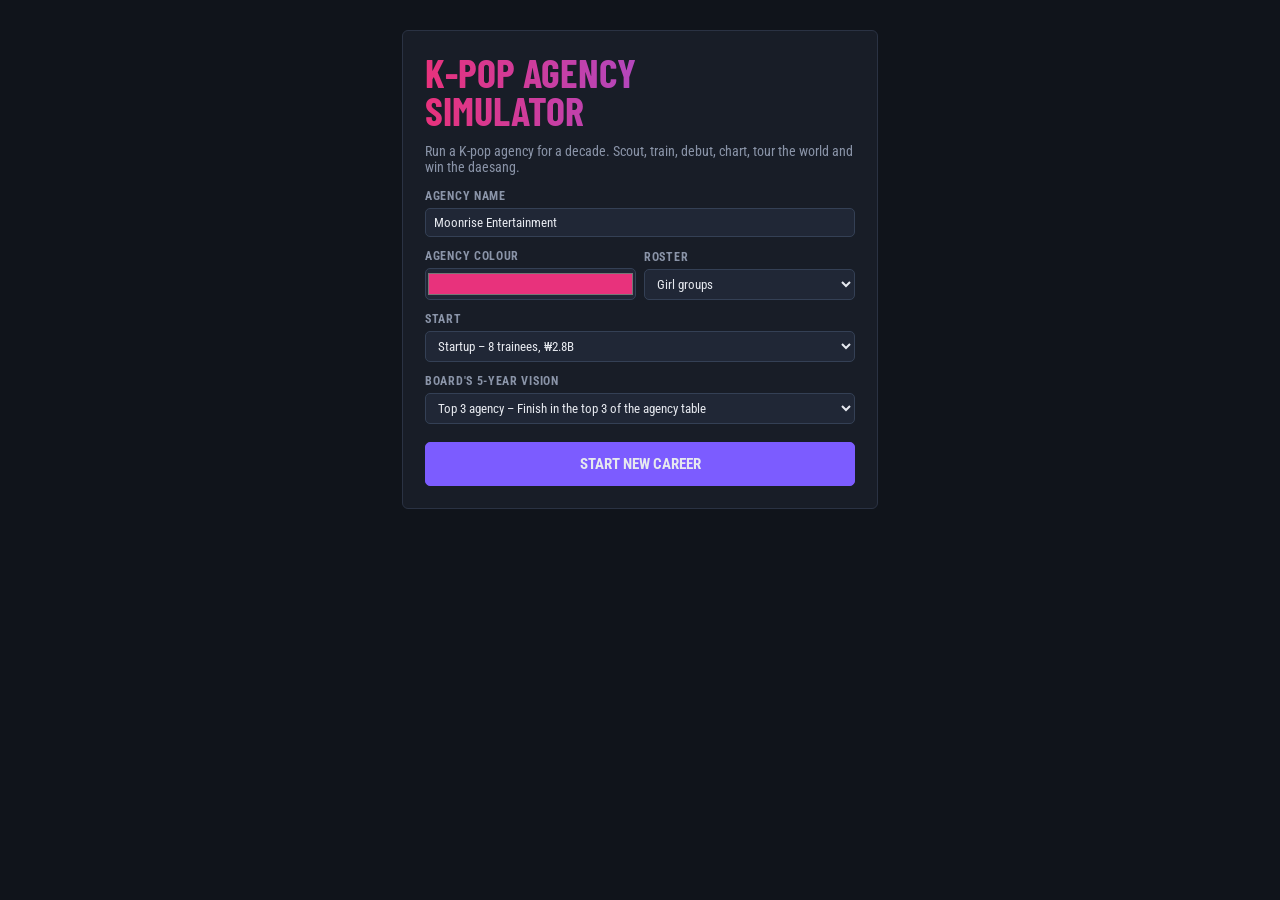
<file: index.html>
<!DOCTYPE html>
<html lang="en">
<head>
<meta charset="utf-8">
<meta name="viewport" content="width=device-width,initial-scale=1">
<title>K-Pop Agency Simulator</title>
<link href="https://fonts.googleapis.com/css2?family=Barlow+Condensed:wght@500;600;700&family=Roboto+Condensed:wght@400;500;700&display=swap" rel="stylesheet">
<link rel="stylesheet" href="style.css">
</head>
<body>
<div id="app"></div>
<div id="modal" class="modal hidden" onclick="if(event.target===this&&!modalLock)closeModal()"><div class="mbox" id="mbox"></div></div>
<div id="find" class="find hidden" onclick="if(event.target===this)closeFind()"><div class="fb"><input id="findq" placeholder="Find idols, groups, screens…" oninput="renderFind(this.value)" onkeydown="if(event.key==='Enter'){const f=document.querySelector('#findr .fi[onclick]');if(f)f.click()}"><div class="fr" id="findr"></div></div></div>
<script src="data.js"></script>
<script src="sim.js"></script>
<script src="actions.js"></script>
<script src="views1.js"></script>
<script src="views2.js"></script>
<script src="views3.js"></script>
<script src="editor.js"></script>
<script src="inbox.js"></script>
<script src="life.js"></script>
<script src="staff.js"></script>
<script>const sv0=load();if(sv0&&sv0.v===3){S=sv0;render()}else renderSetup();</script>
</body>
</html>
</file>
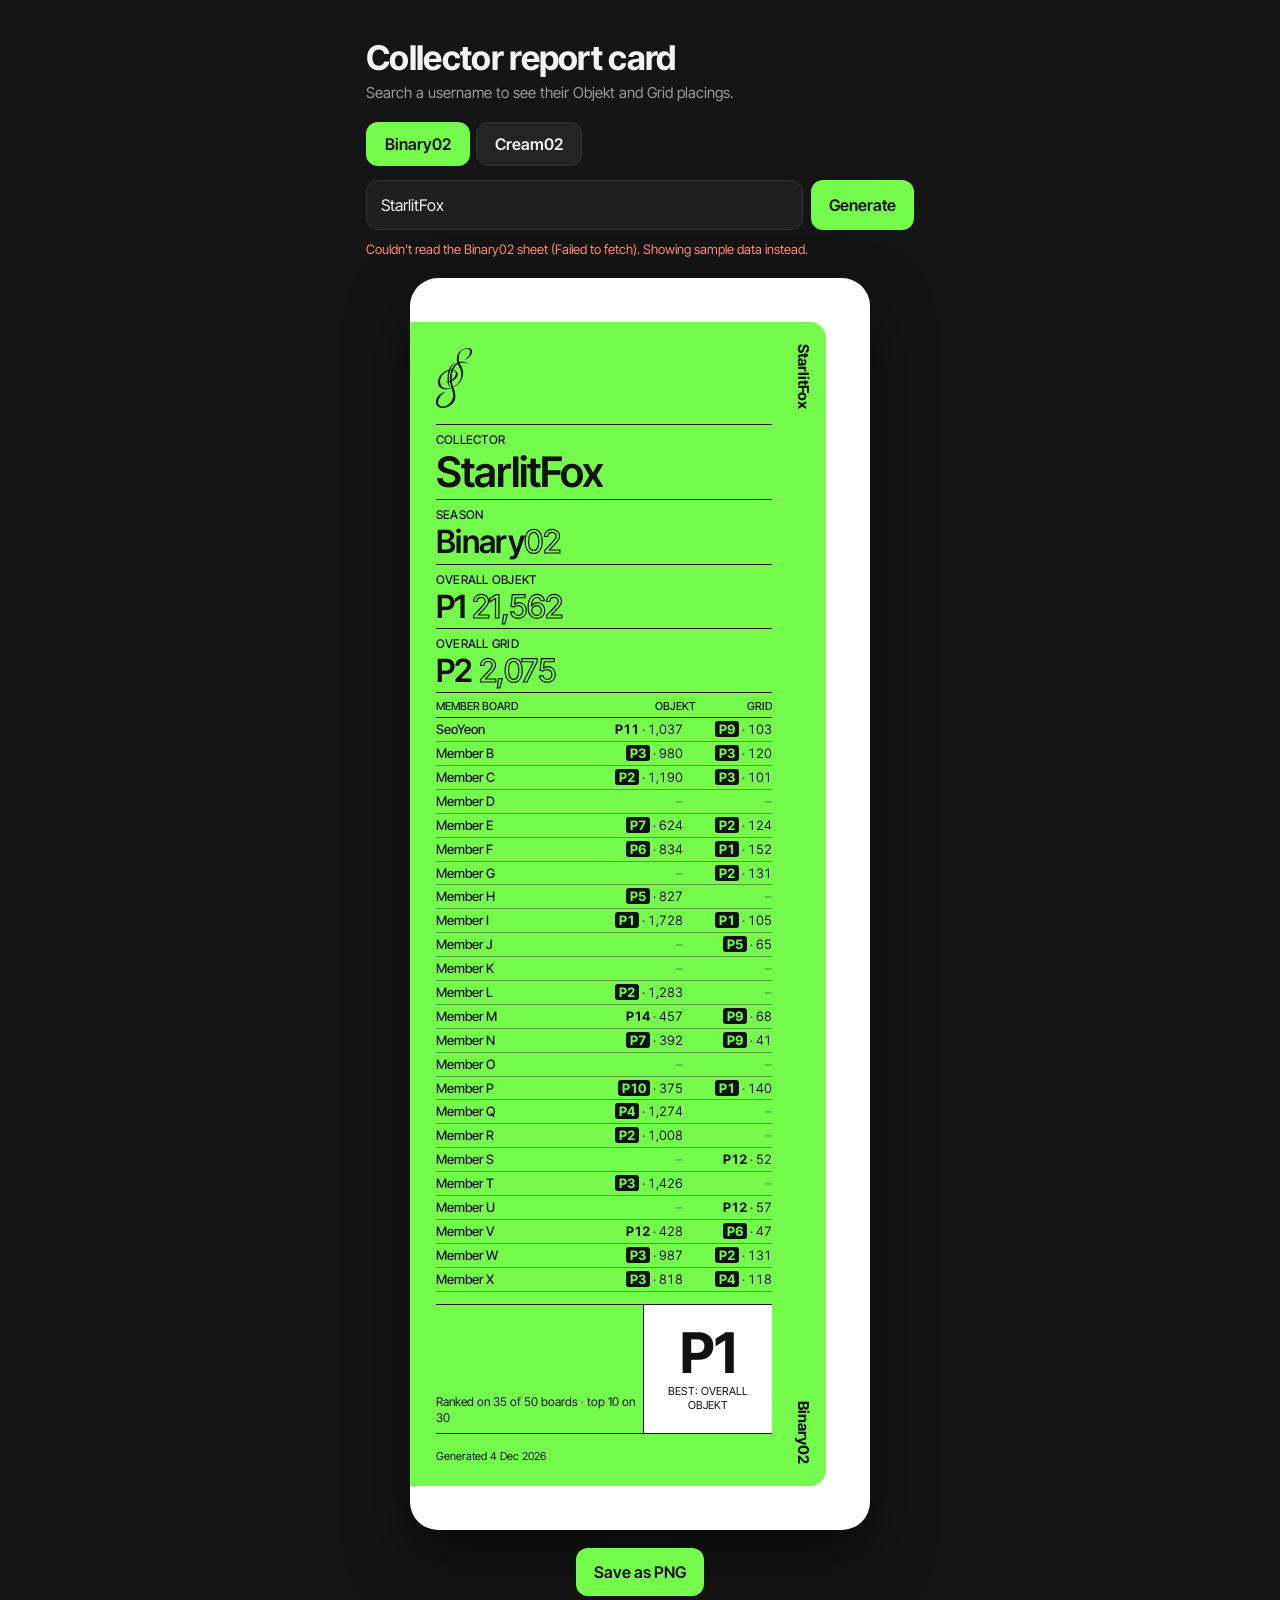
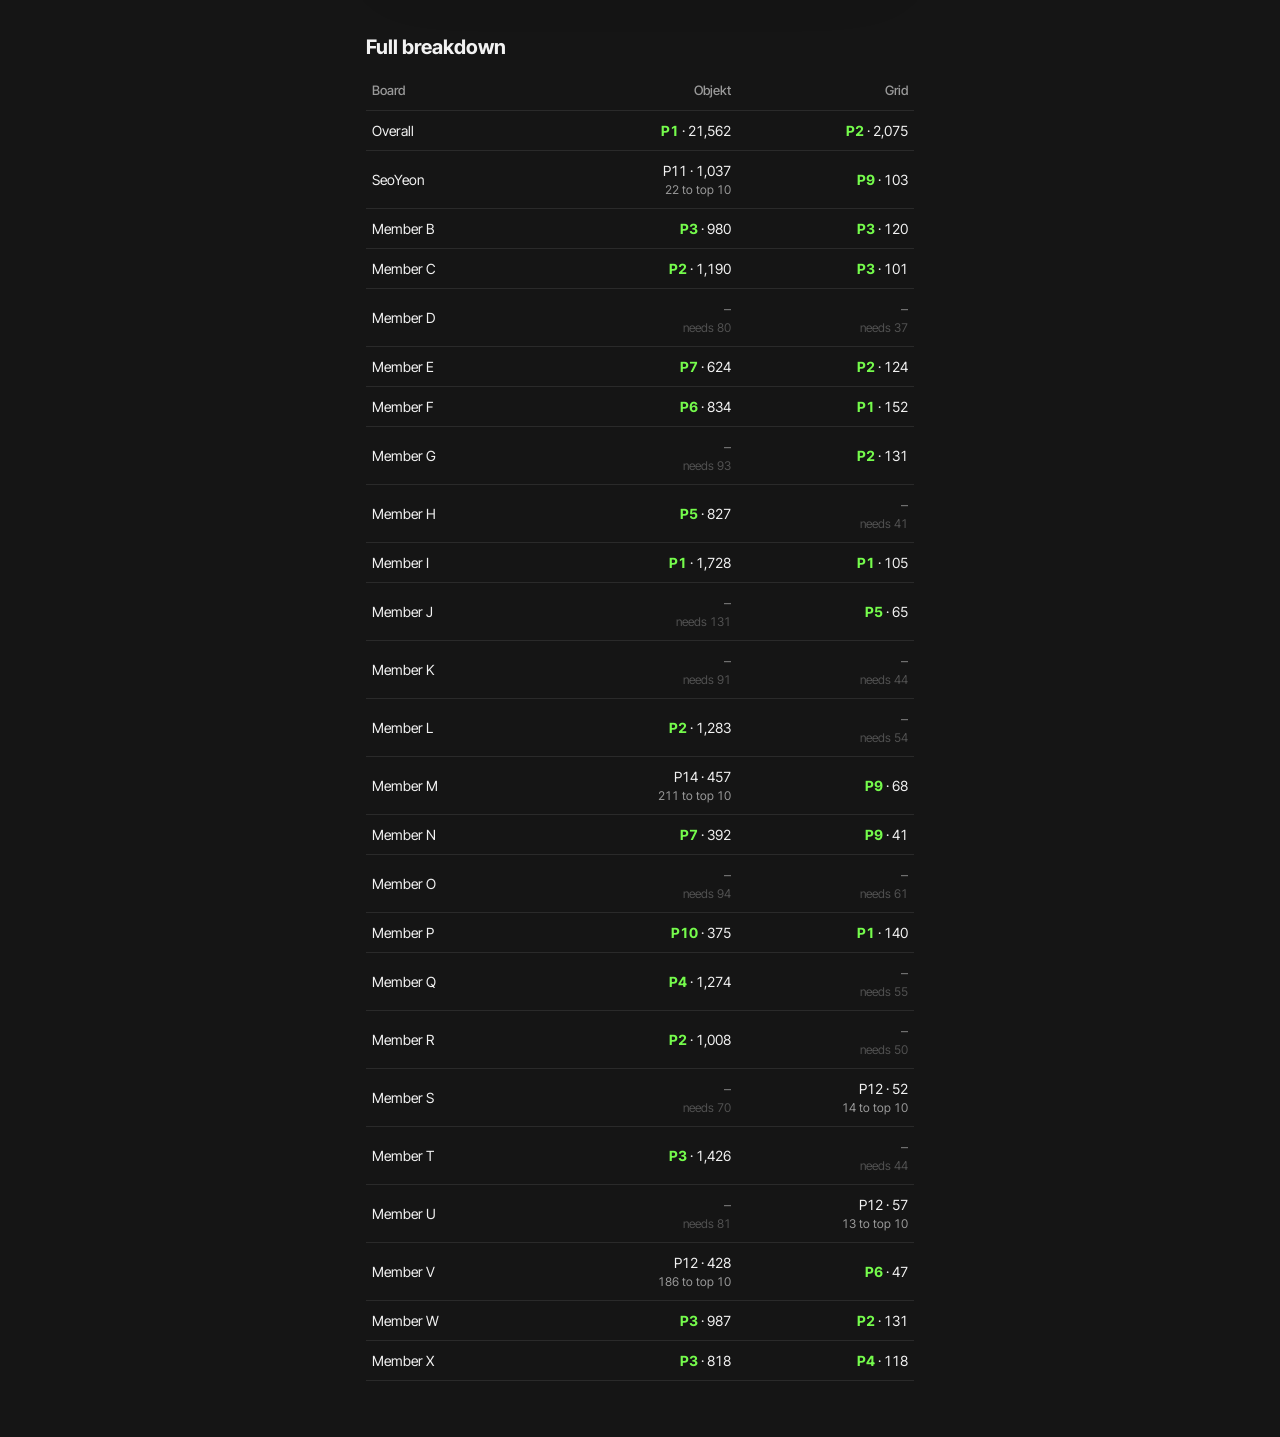
<file: report-card.html>
<!DOCTYPE html>
<html lang="en">
<head>
<meta charset="utf-8">
<meta name="viewport" content="width=device-width, initial-scale=1">
<title>Collector Report Card</title>
<link rel="preconnect" href="https://fonts.googleapis.com">
<link href="https://fonts.googleapis.com/css2?family=Inter+Tight:wght@400;500;600;700&display=swap" rel="stylesheet">
<style>
/* VOICE: playful collectible, crisp like a printed ID card
   IDEA: a photocard / member ID card that becomes a collector's report card
   PICTURE: the card itself, generated from a username search, full breakdown table under it
   COLOUR and TYPE: near-black stage, signal yellow card, black ink; Inter Tight + a signature script
   LAYOUT: search on top, card centred, table below; one column at every width */
:root{color-scheme:dark;--bg:#151515;--ink:#f2f2f2;--muted:#9a9a9a;--yellow:#75FB4C;--card-ink:#111;--line:#1a1a1a;--sans:"Inter Tight","Helvetica Neue",Arial,"PingFang SC","Hiragino Sans","Apple SD Gothic Neo","Noto Sans CJK SC","Malgun Gothic",sans-serif}
*{box-sizing:border-box;min-width:0}
body{margin:0;transition:none;background:var(--bg);color:var(--ink);font:16px/1.5 var(--sans);overflow-x:clip}
main{max-width:580px;margin:0 auto;padding:clamp(20px,4vw,40px) 16px 56px}
h1{font-size:clamp(26px,5vw,34px);line-height:1.05;margin:0 0 6px;font-weight:700;letter-spacing:-.02em}
.sub{color:var(--muted);margin:0 0 18px;font-size:15px}
form{display:flex;gap:8px;position:relative}
.field{flex:1;position:relative}
input{width:100%;font:inherit;font-size:16px;padding:12px 14px;min-height:48px;border-radius:12px;border:1px solid #333;background:#1f1f1f;color:var(--ink)}
input:focus,button:focus-visible{outline:2px solid var(--yellow);outline-offset:2px}
button{font:inherit;font-weight:600;min-height:48px;padding:0 18px;border-radius:12px;border:0;background:var(--yellow);color:#111;cursor:pointer}
.sugg{position:absolute;left:0;right:0;top:calc(100% + 4px);background:#1f1f1f;border:1px solid #333;border-radius:12px;list-style:none;margin:0;padding:4px;z-index:5;max-height:300px;overflow:auto}
.sugg:empty{display:none}
.sugg li{padding:10px 12px;border-radius:8px;cursor:pointer;display:flex;justify-content:space-between;gap:10px}
.sugg li small{color:var(--muted);white-space:nowrap}
.sugg li[aria-selected=true],.sugg li:hover{background:#2c2c2c}
.tabs{display:flex;gap:6px;margin:0 0 14px}
.tabs button{min-height:44px;background:#242424;color:var(--ink);border:1px solid #333;font-weight:600}
.tabs button[aria-selected=true]{background:var(--yellow);color:#111;border-color:transparent}
.status{font-size:13px;color:var(--muted);min-height:20px;margin:10px 0 18px}
.status.err{color:#ff8a7a}

/* ---- card ---- */
.stage{display:flex;justify-content:center}
.card{width:min(100%,460px);background:#fff;border-radius:28px;padding:44px 44px 44px 0;box-shadow:0 30px 60px rgba(0,0,0,.5)}
.panel{position:relative;background:var(--yellow);color:var(--card-ink);border-radius:0 16px 16px 0;padding:26px 54px 22px 26px;min-height:600px;display:flex;flex-direction:column}
.side{position:absolute;right:12px;top:22px;bottom:22px;display:flex;flex-direction:row;justify-content:space-between;align-items:center;writing-mode:vertical-rl;font-weight:700;font-size:15px;white-space:nowrap;overflow:hidden;gap:12px}
.side span{overflow:hidden;text-overflow:ellipsis}
.logo{height:60px;width:auto;align-self:flex-start;margin-bottom:16px}
.row{border-top:1.2px solid var(--line);padding:6px 0 4px}
.lab{font-size:12px;font-weight:500;text-transform:uppercase;letter-spacing:.02em}
.val{font-size:clamp(30px,8vw,42px);font-weight:600;line-height:1.1;letter-spacing:-.02em;overflow-wrap:anywhere}
.val.s{font-size:clamp(24px,6vw,32px)}.val.xs{font-size:clamp(20px,5vw,26px)}
.out{color:transparent;-webkit-text-stroke:1.2px var(--card-ink);font-weight:500}
.none{opacity:.45}
.list{border-top:1.2px solid var(--line);margin-bottom:12px}
.li{display:grid;grid-template-columns:minmax(0,1fr) 7.6em 6.4em;gap:6px;align-items:baseline;padding:3px 0;border-bottom:.6px solid rgba(0,0,0,.35);font-size:13px;line-height:1.3}
.li.h{font-size:11px;font-weight:500;text-transform:uppercase;border-bottom:1.2px solid var(--line);padding:6px 0 4px}
.li>span:first-child{white-space:nowrap;overflow:hidden;text-overflow:ellipsis;font-weight:500}
.li>span+span{text-align:right;white-space:nowrap;font-variant-numeric:tabular-nums}
.li b{font-weight:700}.li .top{background:var(--card-ink);color:var(--yellow);padding:0 4px;border-radius:3px}
.bar{height:5px;border:1px solid var(--line);margin-top:5px;border-radius:3px;overflow:hidden}
.bar i{display:block;height:100%;background:var(--card-ink);width:0;transition:width .8s ease}
.more{font-size:12px;border-top:1.2px solid var(--line);padding:6px 0}
.bottom{display:grid;grid-template-columns:minmax(0,1fr) 38%;border-top:1.2px solid var(--line);border-bottom:1.2px solid var(--line);margin-top:auto;min-height:130px}
.sig{border-right:1.2px solid var(--line);padding:8px 8px 6px 0;display:flex;flex-direction:column;justify-content:flex-end;overflow:hidden}
.sig .remark{font-size:12px;line-height:1.35}
.box{container-type:inline-size;background:#fff;display:flex;flex-direction:column;justify-content:center;align-items:center;text-align:center;padding:6px}
.box .big{font-size:min(56px,calc(88cqw / (var(--n,2) * .62)));white-space:nowrap;font-weight:700;line-height:1}
.box small{font-size:11px;line-height:1.25;text-transform:uppercase;margin-top:4px}
.foot{font-size:11px;margin-top:14px}
.empty{color:var(--muted);text-align:center;padding:40px 0;border:1px dashed #333;border-radius:20px;width:min(100%,460px)}

.actions{display:flex;justify-content:center;margin-top:18px}
.modal{position:fixed;inset:0;background:rgba(0,0,0,.75);display:grid;place-items:center;padding:16px;z-index:20}
.modal[hidden]{display:none}
.sheet{background:#1f1f1f;border-radius:18px;padding:16px;max-width:420px;width:100%;text-align:center;max-height:92vh;overflow:auto}
.sheet img{width:100%;height:auto;display:block;margin-bottom:10px}
.sheet p{font-size:13px;color:var(--muted);margin:0 0 12px}
/* ---- breakdown table ---- */
h2{font-size:20px;margin:36px 0 10px;font-weight:700}
table{width:100%;border-collapse:collapse;font-size:14px}
th,td{padding:9px 6px;border-bottom:1px solid #2a2a2a;text-align:left}
th{color:var(--muted);font-weight:500;font-size:13px}
td.n{text-align:right;white-space:nowrap;font-variant-numeric:tabular-nums}
td .gap{display:block;color:var(--muted);font-size:12px}
.t10{color:var(--yellow);font-weight:700}
.note{font-size:13px;color:var(--muted);margin-top:26px}
.note code{color:var(--ink)}
@media(max-width:420px){.card{padding:26px 26px 26px 0;border-radius:22px}.panel{padding:20px 44px 18px 18px;min-height:520px}.li{font-size:12px;grid-template-columns:minmax(0,1fr) 7em 5.8em}table{font-size:13px}}
@media(prefers-reduced-motion:no-preference){.card.pop{animation:pop .5s cubic-bezier(.2,.9,.3,1.2)}@keyframes pop{from{transform:translateY(16px) rotate(-2deg) scale(.96);opacity:0}}}
</style>
</head>
<body>
<main>
  <h1>Collector report card</h1>
  <p class="sub">Search a username to see their Objekt and Grid placings.</p>
  <div class="tabs" id="tabs" role="tablist"></div>
  <form id="f" autocomplete="off">
    <div class="field">
      <input id="q" placeholder="Type a username…" aria-label="Username" role="combobox" aria-controls="sugg" aria-expanded="false">
      <ul class="sugg" id="sugg" role="listbox"></ul>
    </div>
    <button type="submit">Generate</button>
  </form>
  <div class="status" id="status">Loading leaderboard…</div>
  <div class="stage" id="stage"><div class="empty">Your card will appear here</div></div>
  <div class="actions" id="actions" hidden><button type="button" id="save">Save as PNG</button></div>
  <div class="modal" id="modal" hidden><div class="sheet"><img id="shot" alt="Report card image"><p>If the download didn't start, long-press (phone) or right-click (computer) the image to save it.</p><button type="button" id="close">Done</button></div></div>
  <div id="detail"></div>
  <p class="note" id="note">Draft preview using made-up sample data. To connect the live sheet, set each season's <code>CSV_URL</code> or <code>SHEET_ID</code> at the bottom of the file.</p>
</main>

<script>!function(t,e){"object"==typeof exports&&"undefined"!=typeof module?e(exports):"function"==typeof define&&define.amd?define(["exports"],e):e((t="undefined"!=typeof globalThis?globalThis:t||self).htmlToImage={})}(this,(function(t){"use strict";function e(t,e,n,r){return new(n||(n=Promise))((function(i,o){function u(t){try{a(r.next(t))}catch(t){o(t)}}function c(t){try{a(r.throw(t))}catch(t){o(t)}}function a(t){var e;t.done?i(t.value):(e=t.value,e instanceof n?e:new n((function(t){t(e)}))).then(u,c)}a((r=r.apply(t,e||[])).next())}))}function n(t,e){var n,r,i,o,u={label:0,sent:function(){if(1&i[0])throw i[1];return i[1]},trys:[],ops:[]};return o={next:c(0),throw:c(1),return:c(2)},"function"==typeof Symbol&&(o[Symbol.iterator]=function(){return this}),o;function c(c){return function(a){return function(c){if(n)throw new TypeError("Generator is already executing.");for(;o&&(o=0,c[0]&&(u=0)),u;)try{if(n=1,r&&(i=2&c[0]?r.return:c[0]?r.throw||((i=r.return)&&i.call(r),0):r.next)&&!(i=i.call(r,c[1])).done)return i;switch(r=0,i&&(c=[2&c[0],i.value]),c[0]){case 0:case 1:i=c;break;case 4:return u.label++,{value:c[1],done:!1};case 5:u.label++,r=c[1],c=[0];continue;case 7:c=u.ops.pop(),u.trys.pop();continue;default:if(!(i=u.trys,(i=i.length>0&&i[i.length-1])||6!==c[0]&&2!==c[0])){u=0;continue}if(3===c[0]&&(!i||c[1]>i[0]&&c[1]<i[3])){u.label=c[1];break}if(6===c[0]&&u.label<i[1]){u.label=i[1],i=c;break}if(i&&u.label<i[2]){u.label=i[2],u.ops.push(c);break}i[2]&&u.ops.pop(),u.trys.pop();continue}c=e.call(t,u)}catch(t){c=[6,t],r=0}finally{n=i=0}if(5&c[0])throw c[1];return{value:c[0]?c[1]:void 0,done:!0}}([c,a])}}}var r,i=(r=0,function(){return r+=1,"u".concat("0000".concat((Math.random()*Math.pow(36,4)<<0).toString(36)).slice(-4)).concat(r)});function o(t){for(var e=[],n=0,r=t.length;n<r;n++)e.push(t[n]);return e}var u=null;function c(t){return void 0===t&&(t={}),u||(u=t.includeStyleProperties?t.includeStyleProperties:o(window.getComputedStyle(document.documentElement)))}function a(t,e){var n=(t.ownerDocument.defaultView||window).getComputedStyle(t).getPropertyValue(e);return n?parseFloat(n.replace("px","")):0}function s(t,e){void 0===e&&(e={});var n,r,i,o=e.width||(r=a(n=t,"border-left-width"),i=a(n,"border-right-width"),n.clientWidth+r+i),u=e.height||function(t){var e=a(t,"border-top-width"),n=a(t,"border-bottom-width");return t.clientHeight+e+n}(t);return{width:o,height:u}}var l=16384;function f(t,e){return void 0===e&&(e={}),t.toBlob?new Promise((function(n){t.toBlob(n,e.type?e.type:"image/png",e.quality?e.quality:1)})):new Promise((function(n){for(var r=window.atob(t.toDataURL(e.type?e.type:void 0,e.quality?e.quality:void 0).split(",")[1]),i=r.length,o=new Uint8Array(i),u=0;u<i;u+=1)o[u]=r.charCodeAt(u);n(new Blob([o],{type:e.type?e.type:"image/png"}))}))}function h(t){return new Promise((function(e,n){var r=new Image;r.onload=function(){r.decode().then((function(){requestAnimationFrame((function(){return e(r)}))}))},r.onerror=n,r.crossOrigin="anonymous",r.decoding="async",r.src=t}))}function d(t){return e(this,void 0,void 0,(function(){return n(this,(function(e){return[2,Promise.resolve().then((function(){return(new XMLSerializer).serializeToString(t)})).then(encodeURIComponent).then((function(t){return"data:image/svg+xml;charset=utf-8,".concat(t)}))]}))}))}function v(t,r,i){return e(this,void 0,void 0,(function(){var e,o,u;return n(this,(function(n){return e="http://www.w3.org/2000/svg",o=document.createElementNS(e,"svg"),u=document.createElementNS(e,"foreignObject"),o.setAttribute("width","".concat(r)),o.setAttribute("height","".concat(i)),o.setAttribute("viewBox","0 0 ".concat(r," ").concat(i)),u.setAttribute("width","100%"),u.setAttribute("height","100%"),u.setAttribute("x","0"),u.setAttribute("y","0"),u.setAttribute("externalResourcesRequired","true"),o.appendChild(u),u.appendChild(t),[2,d(o)]}))}))}var p=function(t,e){if(t instanceof e)return!0;var n=Object.getPrototypeOf(t);return null!==n&&(n.constructor.name===e.name||p(n,e))};function g(t,e,n,r){var i=".".concat(t,":").concat(e),o=n.cssText?function(t){var e=t.getPropertyValue("content");return"".concat(t.cssText," content: '").concat(e.replace(/'|"/g,""),"';")}(n):function(t,e){return c(e).map((function(e){var n=t.getPropertyValue(e),r=t.getPropertyPriority(e);return"".concat(e,": ").concat(n).concat(r?" !important":"",";")})).join(" ")}(n,r);return document.createTextNode("".concat(i,"{").concat(o,"}"))}function m(t,e,n,r){var o=window.getComputedStyle(t,n),u=o.getPropertyValue("content");if(""!==u&&"none"!==u){var c=i();try{e.className="".concat(e.className," ").concat(c)}catch(t){return}var a=document.createElement("style");a.appendChild(g(c,n,o,r)),e.appendChild(a)}}var w="application/font-woff",y="image/jpeg",b={woff:w,woff2:w,ttf:"application/font-truetype",eot:"application/vnd.ms-fontobject",png:"image/png",jpg:y,jpeg:y,gif:"image/gif",tiff:"image/tiff",svg:"image/svg+xml",webp:"image/webp"};function S(t){var e=function(t){var e=/\.([^./]*?)$/g.exec(t);return e?e[1]:""}(t).toLowerCase();return b[e]||""}function E(t){return-1!==t.search(/^(data:)/)}function x(t,e){return"data:".concat(e,";base64,").concat(t)}function C(t,r,i){return e(this,void 0,void 0,(function(){var e,o;return n(this,(function(n){switch(n.label){case 0:return[4,fetch(t,r)];case 1:if(404===(e=n.sent()).status)throw new Error('Resource "'.concat(e.url,'" not found'));return[4,e.blob()];case 2:return o=n.sent(),[2,new Promise((function(t,n){var r=new FileReader;r.onerror=n,r.onloadend=function(){try{t(i({res:e,result:r.result}))}catch(t){n(t)}},r.readAsDataURL(o)}))]}}))}))}var P={};function R(t,r,i){return e(this,void 0,void 0,(function(){var e,o,u,c,a;return n(this,(function(n){switch(n.label){case 0:if(e=function(t,e,n){var r=t.replace(/\?.*/,"");return n&&(r=t),/ttf|otf|eot|woff2?/i.test(r)&&(r=r.replace(/.*\//,"")),e?"[".concat(e,"]").concat(r):r}(t,r,i.includeQueryParams),null!=P[e])return[2,P[e]];i.cacheBust&&(t+=(/\?/.test(t)?"&":"?")+(new Date).getTime()),n.label=1;case 1:return n.trys.push([1,3,,4]),[4,C(t,i.fetchRequestInit,(function(t){var e=t.res,n=t.result;return r||(r=e.headers.get("Content-Type")||""),function(t){return t.split(/,/)[1]}(n)}))];case 2:return u=n.sent(),o=x(u,r),[3,4];case 3:return c=n.sent(),o=i.imagePlaceholder||"",a="Failed to fetch resource: ".concat(t),c&&(a="string"==typeof c?c:c.message),a&&console.warn(a),[3,4];case 4:return P[e]=o,[2,o]}}))}))}function T(t){return e(this,void 0,void 0,(function(){var e;return n(this,(function(n){return"data:,"===(e=t.toDataURL())?[2,t.cloneNode(!1)]:[2,h(e)]}))}))}function A(t,r){return e(this,void 0,void 0,(function(){var e,i,o,u;return n(this,(function(n){switch(n.label){case 0:return t.currentSrc?(e=document.createElement("canvas"),i=e.getContext("2d"),e.width=t.clientWidth,e.height=t.clientHeight,null==i||i.drawImage(t,0,0,e.width,e.height),[2,h(e.toDataURL())]):(o=t.poster,u=S(o),[4,R(o,u,r)]);case 1:return[2,h(n.sent())]}}))}))}function k(t,r){var i;return e(this,void 0,void 0,(function(){return n(this,(function(e){switch(e.label){case 0:return e.trys.push([0,3,,4]),(null===(i=null==t?void 0:t.contentDocument)||void 0===i?void 0:i.body)?[4,I(t.contentDocument.body,r,!0)]:[3,2];case 1:return[2,e.sent()];case 2:return[3,4];case 3:return e.sent(),[3,4];case 4:return[2,t.cloneNode(!1)]}}))}))}var L=function(t){return null!=t.tagName&&"SVG"===t.tagName.toUpperCase()};function N(t,e,n){return p(e,Element)&&(function(t,e,n){var r=e.style;if(r){var i=window.getComputedStyle(t);i.cssText?(r.cssText=i.cssText,r.transformOrigin=i.transformOrigin):c(n).forEach((function(n){var o=i.getPropertyValue(n);if("font-size"===n&&o.endsWith("px")){var u=Math.floor(parseFloat(o.substring(0,o.length-2)))-.1;o="".concat(u,"px")}p(t,HTMLIFrameElement)&&"display"===n&&"inline"===o&&(o="block"),"d"===n&&e.getAttribute("d")&&(o="path(".concat(e.getAttribute("d"),")")),r.setProperty(n,o,i.getPropertyPriority(n))}))}}(t,e,n),function(t,e,n){m(t,e,":before",n),m(t,e,":after",n)}(t,e,n),function(t,e){p(t,HTMLTextAreaElement)&&(e.innerHTML=t.value),p(t,HTMLInputElement)&&e.setAttribute("value",t.value)}(t,e),function(t,e){if(p(t,HTMLSelectElement)){var n=e,r=Array.from(n.children).find((function(e){return t.value===e.getAttribute("value")}));r&&r.setAttribute("selected","")}}(t,e)),e}function I(t,r,i){return e(this,void 0,void 0,(function(){return n(this,(function(u){return i||!r.filter||r.filter(t)?[2,Promise.resolve(t).then((function(t){return function(t,r){return e(this,void 0,void 0,(function(){return n(this,(function(e){return p(t,HTMLCanvasElement)?[2,T(t)]:p(t,HTMLVideoElement)?[2,A(t,r)]:p(t,HTMLIFrameElement)?[2,k(t,r)]:[2,t.cloneNode(L(t))]}))}))}(t,r)})).then((function(i){return function(t,r,i){var u,c;return e(this,void 0,void 0,(function(){var e;return n(this,(function(n){switch(n.label){case 0:return L(r)?[2,r]:(e=[],0===(e=null!=(a=t).tagName&&"SLOT"===a.tagName.toUpperCase()&&t.assignedNodes?o(t.assignedNodes()):p(t,HTMLIFrameElement)&&(null===(u=t.contentDocument)||void 0===u?void 0:u.body)?o(t.contentDocument.body.childNodes):o((null!==(c=t.shadowRoot)&&void 0!==c?c:t).childNodes)).length||p(t,HTMLVideoElement)?[2,r]:[4,e.reduce((function(t,e){return t.then((function(){return I(e,i)})).then((function(t){t&&r.appendChild(t)}))}),Promise.resolve())]);case 1:return n.sent(),[2,r]}var a}))}))}(t,i,r)})).then((function(e){return N(t,e,r)})).then((function(t){return function(t,r){return e(this,void 0,void 0,(function(){var e,i,o,u,c,a,s,l,f,h,d,v,p;return n(this,(function(n){switch(n.label){case 0:if(0===(e=t.querySelectorAll?t.querySelectorAll("use"):[]).length)return[2,t];i={},p=0,n.label=1;case 1:return p<e.length?(o=e[p],(u=o.getAttribute("xlink:href"))?(c=t.querySelector(u),a=document.querySelector(u),c||!a||i[u]?[3,3]:(s=i,l=u,[4,I(a,r,!0)])):[3,3]):[3,4];case 2:s[l]=n.sent(),n.label=3;case 3:return p++,[3,1];case 4:if((f=Object.values(i)).length){for(h="http://www.w3.org/1999/xhtml",(d=document.createElementNS(h,"svg")).setAttribute("xmlns",h),d.style.position="absolute",d.style.width="0",d.style.height="0",d.style.overflow="hidden",d.style.display="none",v=document.createElementNS(h,"defs"),d.appendChild(v),p=0;p<f.length;p++)v.appendChild(f[p]);t.appendChild(d)}return[2,t]}}))}))}(t,r)}))]:[2,null]}))}))}var D=/url\((['"]?)([^'"]+?)\1\)/g,H=/url\([^)]+\)\s*format\((["']?)([^"']+)\1\)/g,M=/src:\s*(?:url\([^)]+\)\s*format\([^)]+\)[,;]\s*)+/g;function F(t,r,i,o,u){return e(this,void 0,void 0,(function(){var e,c,a,s;return n(this,(function(n){switch(n.label){case 0:return n.trys.push([0,5,,6]),e=i?function(t,e){if(t.match(/^[a-z]+:\/\//i))return t;if(t.match(/^\/\//))return window.location.protocol+t;if(t.match(/^[a-z]+:/i))return t;var n=document.implementation.createHTMLDocument(),r=n.createElement("base"),i=n.createElement("a");return n.head.appendChild(r),n.body.appendChild(i),e&&(r.href=e),i.href=t,i.href}(r,i):r,c=S(r),a=void 0,u?[4,u(e)]:[3,2];case 1:return s=n.sent(),a=x(s,c),[3,4];case 2:return[4,R(e,c,o)];case 3:a=n.sent(),n.label=4;case 4:return[2,t.replace((l=r,f=l.replace(/([.*+?^${}()|\[\]\/\\])/g,"\\$1"),new RegExp("(url\\(['\"]?)(".concat(f,")(['\"]?\\))"),"g")),"$1".concat(a,"$3"))];case 5:return n.sent(),[3,6];case 6:return[2,t]}var l,f}))}))}function V(t){return-1!==t.search(D)}function q(t,r,i){return e(this,void 0,void 0,(function(){var e,o;return n(this,(function(n){return V(t)?(e=function(t,e){var n=e.preferredFontFormat;return n?t.replace(M,(function(t){for(;;){var e=H.exec(t)||[],r=e[0],i=e[2];if(!i)return"";if(i===n)return"src: ".concat(r,";")}})):t}(t,i),o=function(t){var e=[];return t.replace(D,(function(t,n,r){return e.push(r),t})),e.filter((function(t){return!E(t)}))}(e),[2,o.reduce((function(t,e){return t.then((function(t){return F(t,e,r,i)}))}),Promise.resolve(e))]):[2,t]}))}))}function U(t,r,i){var o;return e(this,void 0,void 0,(function(){var e,u;return n(this,(function(n){switch(n.label){case 0:return(e=null===(o=r.style)||void 0===o?void 0:o.getPropertyValue(t))?[4,q(e,null,i)]:[3,2];case 1:return u=n.sent(),r.style.setProperty(t,u,r.style.getPropertyPriority(t)),[2,!0];case 2:return[2,!1]}}))}))}function j(t,r){return e(this,void 0,void 0,(function(){var e,i;return n(this,(function(n){switch(n.label){case 0:return[4,U("background",t,r)];case 1:return n.sent()?[3,3]:[4,U("background-image",t,r)];case 2:n.sent(),n.label=3;case 3:return[4,U("mask",t,r)];case 4:return(i=n.sent())?[3,6]:[4,U("-webkit-mask",t,r)];case 5:i=n.sent(),n.label=6;case 6:return(e=i)?[3,8]:[4,U("mask-image",t,r)];case 7:e=n.sent(),n.label=8;case 8:return e?[3,10]:[4,U("-webkit-mask-image",t,r)];case 9:n.sent(),n.label=10;case 10:return[2]}}))}))}function O(t,r){return e(this,void 0,void 0,(function(){var e,i,o;return n(this,(function(n){switch(n.label){case 0:return(e=p(t,HTMLImageElement))&&!E(t.src)||p(t,SVGImageElement)&&!E(t.href.baseVal)?[4,R(i=e?t.src:t.href.baseVal,S(i),r)]:[2];case 1:return o=n.sent(),[4,new Promise((function(n,i){t.onload=n,t.onerror=r.onImageErrorHandler?function(){for(var t=[],e=0;e<arguments.length;e++)t[e]=arguments[e];try{n(r.onImageErrorHandler.apply(r,t))}catch(t){i(t)}}:i;var u=t;u.decode&&(u.decode=n),"lazy"===u.loading&&(u.loading="eager"),e?(t.srcset="",t.src=o):t.href.baseVal=o}))];case 2:return n.sent(),[2]}}))}))}function B(t,r){return e(this,void 0,void 0,(function(){var e,i;return n(this,(function(n){switch(n.label){case 0:return e=o(t.childNodes),i=e.map((function(t){return z(t,r)})),[4,Promise.all(i).then((function(){return t}))];case 1:return n.sent(),[2]}}))}))}function z(t,r){return e(this,void 0,void 0,(function(){return n(this,(function(e){switch(e.label){case 0:return p(t,Element)?[4,j(t,r)]:[3,4];case 1:return e.sent(),[4,O(t,r)];case 2:return e.sent(),[4,B(t,r)];case 3:e.sent(),e.label=4;case 4:return[2]}}))}))}var W={};function $(t){return e(this,void 0,void 0,(function(){var e,r;return n(this,(function(n){switch(n.label){case 0:return null!=(e=W[t])?[2,e]:[4,fetch(t)];case 1:return[4,n.sent().text()];case 2:return r=n.sent(),e={url:t,cssText:r},W[t]=e,[2,e]}}))}))}function G(t,r){return e(this,void 0,void 0,(function(){var i,o,u,c,a=this;return n(this,(function(s){return i=t.cssText,o=/url\(["']?([^"')]+)["']?\)/g,u=i.match(/url\([^)]+\)/g)||[],c=u.map((function(u){return e(a,void 0,void 0,(function(){var e;return n(this,(function(n){return(e=u.replace(o,"$1")).startsWith("https://")||(e=new URL(e,t.url).href),[2,C(e,r.fetchRequestInit,(function(t){var e=t.result;return i=i.replace(u,"url(".concat(e,")")),[u,e]}))]}))}))})),[2,Promise.all(c).then((function(){return i}))]}))}))}function _(t){if(null==t)return[];for(var e=[],n=t.replace(/(\/\*[\s\S]*?\*\/)/gi,""),r=new RegExp("((@.*?keyframes [\\s\\S]*?){([\\s\\S]*?}\\s*?)})","gi");;){if(null===(u=r.exec(n)))break;e.push(u[0])}n=n.replace(r,"");for(var i=/@import[\s\S]*?url\([^)]*\)[\s\S]*?;/gi,o=new RegExp("((\\s*?(?:\\/\\*[\\s\\S]*?\\*\\/)?\\s*?@media[\\s\\S]*?){([\\s\\S]*?)}\\s*?})|(([\\s\\S]*?){([\\s\\S]*?)})","gi");;){var u;if(null===(u=i.exec(n))){if(null===(u=o.exec(n)))break;i.lastIndex=o.lastIndex}else o.lastIndex=i.lastIndex;e.push(u[0])}return e}function J(t,r){return e(this,void 0,void 0,(function(){var e,i;return n(this,(function(n){return e=[],i=[],t.forEach((function(e){if("cssRules"in e)try{o(e.cssRules||[]).forEach((function(t,n){if(t.type===CSSRule.IMPORT_RULE){var o=n+1,u=$(t.href).then((function(t){return G(t,r)})).then((function(t){return _(t).forEach((function(t){try{e.insertRule(t,t.startsWith("@import")?o+=1:e.cssRules.length)}catch(e){console.error("Error inserting rule from remote css",{rule:t,error:e})}}))})).catch((function(t){console.error("Error loading remote css",t.toString())}));i.push(u)}}))}catch(o){var n=t.find((function(t){return null==t.href}))||document.styleSheets[0];null!=e.href&&i.push($(e.href).then((function(t){return G(t,r)})).then((function(t){return _(t).forEach((function(t){n.insertRule(t,n.cssRules.length)}))})).catch((function(t){console.error("Error loading remote stylesheet",t)}))),console.error("Error inlining remote css file",o)}})),[2,Promise.all(i).then((function(){return t.forEach((function(t){if("cssRules"in t)try{o(t.cssRules||[]).forEach((function(t){e.push(t)}))}catch(e){console.error("Error while reading CSS rules from ".concat(t.href),e)}})),e}))]}))}))}function Q(t){return t.filter((function(t){return t.type===CSSRule.FONT_FACE_RULE})).filter((function(t){return V(t.style.getPropertyValue("src"))}))}function X(t,r){return e(this,void 0,void 0,(function(){return n(this,(function(e){switch(e.label){case 0:if(null==t.ownerDocument)throw new Error("Provided element is not within a Document");return[4,J(o(t.ownerDocument.styleSheets),r)];case 1:return[2,Q(e.sent())]}}))}))}function K(t){return t.trim().replace(/["']/g,"")}function Y(t,r){return e(this,void 0,void 0,(function(){var e,i;return n(this,(function(n){switch(n.label){case 0:return[4,X(t,r)];case 1:return e=n.sent(),i=function(t){var e=new Set;return function t(n){(n.style.fontFamily||getComputedStyle(n).fontFamily).split(",").forEach((function(t){e.add(K(t))})),Array.from(n.children).forEach((function(e){e instanceof HTMLElement&&t(e)}))}(t),e}(t),[4,Promise.all(e.filter((function(t){return i.has(K(t.style.fontFamily))})).map((function(t){var e=t.parentStyleSheet?t.parentStyleSheet.href:null;return q(t.cssText,e,r)})))];case 2:return[2,n.sent().join("\n")]}}))}))}function Z(t,r){return e(this,void 0,void 0,(function(){var e,i,o,u,c;return n(this,(function(n){switch(n.label){case 0:return null==r.fontEmbedCSS?[3,1]:(i=r.fontEmbedCSS,[3,5]);case 1:return r.skipFonts?(o=null,[3,4]):[3,2];case 2:return[4,Y(t,r)];case 3:o=n.sent(),n.label=4;case 4:i=o,n.label=5;case 5:return(e=i)&&(u=document.createElement("style"),c=document.createTextNode(e),u.appendChild(c),t.firstChild?t.insertBefore(u,t.firstChild):t.appendChild(u)),[2]}}))}))}function tt(t,r){return void 0===r&&(r={}),e(this,void 0,void 0,(function(){var e,i,o,u;return n(this,(function(n){switch(n.label){case 0:return e=s(t,r),i=e.width,o=e.height,[4,I(t,r,!0)];case 1:return[4,Z(u=n.sent(),r)];case 2:return n.sent(),[4,z(u,r)];case 3:return n.sent(),function(t,e){var n=t.style;e.backgroundColor&&(n.backgroundColor=e.backgroundColor),e.width&&(n.width="".concat(e.width,"px")),e.height&&(n.height="".concat(e.height,"px"));var r=e.style;null!=r&&Object.keys(r).forEach((function(t){n[t]=r[t]}))}(u,r),[4,v(u,i,o)];case 4:return[2,n.sent()]}}))}))}function et(t,r){return void 0===r&&(r={}),e(this,void 0,void 0,(function(){var e,i,o,u,c,a,f,d,v;return n(this,(function(n){switch(n.label){case 0:return e=s(t,r),i=e.width,o=e.height,[4,tt(t,r)];case 1:return[4,h(n.sent())];case 2:return u=n.sent(),c=document.createElement("canvas"),a=c.getContext("2d"),f=r.pixelRatio||function(){var t,e;try{e=process}catch(t){}var n=e&&e.env?e.env.devicePixelRatio:null;return n&&(t=parseInt(n,10),Number.isNaN(t)&&(t=1)),t||window.devicePixelRatio||1}(),d=r.canvasWidth||i,v=r.canvasHeight||o,c.width=d*f,c.height=v*f,r.skipAutoScale||function(t){(t.width>l||t.height>l)&&(t.width>l&&t.height>l?t.width>t.height?(t.height*=l/t.width,t.width=l):(t.width*=l/t.height,t.height=l):t.width>l?(t.height*=l/t.width,t.width=l):(t.width*=l/t.height,t.height=l))}(c),c.style.width="".concat(d),c.style.height="".concat(v),r.backgroundColor&&(a.fillStyle=r.backgroundColor,a.fillRect(0,0,c.width,c.height)),a.drawImage(u,0,0,c.width,c.height),[2,c]}}))}))}t.getFontEmbedCSS=function(t,r){return void 0===r&&(r={}),e(this,void 0,void 0,(function(){return n(this,(function(e){return[2,Y(t,r)]}))}))},t.toBlob=function(t,r){return void 0===r&&(r={}),e(this,void 0,void 0,(function(){return n(this,(function(e){switch(e.label){case 0:return[4,et(t,r)];case 1:return[4,f(e.sent())];case 2:return[2,e.sent()]}}))}))},t.toCanvas=et,t.toJpeg=function(t,r){return void 0===r&&(r={}),e(this,void 0,void 0,(function(){return n(this,(function(e){switch(e.label){case 0:return[4,et(t,r)];case 1:return[2,e.sent().toDataURL("image/jpeg",r.quality||1)]}}))}))},t.toPixelData=function(t,r){return void 0===r&&(r={}),e(this,void 0,void 0,(function(){var e,i,o,u;return n(this,(function(n){switch(n.label){case 0:return e=s(t,r),i=e.width,o=e.height,[4,et(t,r)];case 1:return u=n.sent(),[2,u.getContext("2d").getImageData(0,0,i,o).data]}}))}))},t.toPng=function(t,r){return void 0===r&&(r={}),e(this,void 0,void 0,(function(){return n(this,(function(e){switch(e.label){case 0:return[4,et(t,r)];case 1:return[2,e.sent().toDataURL()]}}))}))},t.toSvg=tt}));

</script>
<script>
{
/* ================= SETTINGS =================
   Easiest: in Google Sheets, File → Share → Publish to web → pick the leaderboard tab → "Comma-separated values (.csv)" → Publish.
   Paste that link into CSV_URL.
   Or: share the sheet as "Anyone with the link can view" and paste the ID (the part between /d/ and /edit) into SHEET_ID. */
const SEASONS = [
  { id:"binary02", name:"Binary", num:"02", color:"#75FB4C", CSV_URL:"", SHEET_ID:"1BUUwNM6oeN1TmTY5p16knKeDRTgMWwKTC05H5H-N9Ms", SHEET_NAME:"BINARY02 FULL COMPLETE DATA" },
  { id:"cream02",  name:"Cream",  num:"02", color:"#ff7477", CSV_URL:"", SHEET_ID:"1Cu2aQNeb2A829U8DQRN37wQ4d31x6QNVkSxIPvFGNlo", SHEET_NAME:"CREAM02 FULL COMPLETE DATA" }
];

/* ---------- read the sheet layout ----------
   Expects blocks of 3 columns: rank (P1…), username, score.
   Above them: a section row (Overall / member name), a type row (Objekt / Grid),
   and optional "10th Place:" / "100th Place:" threshold rows. */
const isRank = s => /^P\d+$/i.test((s||'').trim());
function parseBoards(g){
  const W = Math.max(...g.map(r=>r.length));
  const cell=(r,c)=>((g[r]||[])[c]||'').trim();
  let first=-1; const rankCols=new Set();
  g.forEach((row,r)=>row.forEach((v,c)=>{ if(isRank(v)){ rankCols.add(c); if(first<0||r<first) first=r; } }));
  if(first<0) throw new Error('No rank column (P1, P2…) found');
  const typeRow=[...Array(first).keys()].find(r=>g[r].some(v=>/^(objekt|grid)$/i.test((v||'').trim())));
  const leftLabel=(r,c)=>{ if(r==null||r<0) return ''; for(let x=c;x>=0;x--){ const v=cell(r,x); if(v) return v; } return ''; };
  const boards=[];
  [...rankCols].sort((a,b)=>a-b).forEach(c=>{
    const type=leftLabel(typeRow,c)||'Score';
    const section=typeRow>0?leftLabel(typeRow-1,c):'Board';
    const th={};
    for(let r=0;r<first;r++){ const m=(cell(r,c)+' '+cell(r,c+1)).match(/(\d+)\s*(st|nd|rd|th)\s*place/i); if(m){ const n=num(cell(r,c+2)); if(!isNaN(n)) th[m[1]]=n; } }
    const entries=[];
    for(let r=first;r<g.length;r++){ const rk=cell(r,c), name=cell(r,c+1); if(isRank(rk)&&name) entries.push({rank:+rk.slice(1),name,score:num(cell(r,c+2))}); }
    boards.push({section,type,th,entries,top:entries[0]?.score||0});
  });
  return boards;
}
const num=s=>+String(s).replace(/[,\s]/g,'');
function parseCSV(t){
  const out=[];let row=[],cell='',q=false;
  for(let i=0;i<t.length;i++){const c=t[i];
    if(q){if(c=='"'){if(t[i+1]=='"'){cell+='"';i++}else q=false}else cell+=c}
    else if(c=='"')q=true;else if(c==','){row.push(cell);cell=''}
    else if(c=='\n'||c=='\r'){if(c=='\r'&&t[i+1]=='\n')i++;row.push(cell);out.push(row);row=[];cell=''}
    else cell+=c}
  if(cell||row.length){row.push(cell);out.push(row)}
  return out;
}

/* ---------- sample data (all usernames and scores are made up) ---------- */
function sampleGrid(){
  const L=s=>s.split('|').map(x=>{const [n,v]=x.split(':');return [n,v]});
  const blocks=[
    ['Overall','Objekt',7967,null,L('StarlitFox:21562|MoonByte:21225|PixelPeach:13569|CloudNine22:13156|LunaDrift:12072|NeonMango:11604|TofuCat:8725|BlueMarble:8711|HoneyWave:8410|PaperPlane7:7967|MintSoda:6274|OrbitKid:5501|CocoaBean:5007|RiverStone:4983|SunnyDeck:4704')],
    ['Overall','Grid',590,null,L('MoonByte:2284|StarlitFox:2075|CloudNine22:1537|NeonMango:845|MintSoda:775|TofuCat:753|PaperPlane7:724|LunaDrift:712|HoneyWave:641|Kiwi_Jam:590|Velvet88:519|BlueMarble:507|ZenPanda:441|IceLatte:382|PlumTree:374')],
    ['SeoYeon','Objekt',1058,120,L('NeonMango:2300|星光收藏家:1671|蜜桃汽水:1349|Echo_Owl:1251|Maple_Sky:1238|하늘구름:1167|BerryPop:1160|Comet404:1159|LemonDrop:1132|Willow_K:1058|StarlitFox:1037|SaltyChip:1030|NightOwl3:928|MoonByte:743|PixelPeach:492')],
    ['SeoYeon','Grid',102,null,L('NeonMango:236|Comet404:200|LemonDrop:161|하늘구름:136|Maple_Sky:117|蜜桃汽水:117|Willow_K:110|GummyBear:108|StarlitFox:103|BerryPop:102|SaltyChip:95|MoonByte:86|FrostByte:79|달빛토끼:66|snowpea:62')],
    ['Member B','Objekt',640,90,L('MoonByte:1420|PixelPeach:1210|StarlitFox:980|HoneyWave:902|BlueMarble:850|MintSoda:812|TofuCat:760|NeonMango:701|IceLatte:688|PaperPlane7:640|OrbitKid:610|RiverStone:577|SunnyDeck:540|CocoaBean:512|LunaDrift:498')],
    ['Member B','Grid',60,null,L('PixelPeach:150|MoonByte:141|StarlitFox:120|MintSoda:98|HoneyWave:91|TofuCat:80|BlueMarble:77|IceLatte:70|PaperPlane7:66|NeonMango:60|RiverStone:58|OrbitKid:51|ZenPanda:47|SunnyDeck:40|LunaDrift:38')],
    ['Member C','Objekt',520,70,L('LunaDrift:1302|StarlitFox:1190|CloudNine22:1101|MoonByte:990|NeonMango:870|PaperPlane7:801|CocoaBean:720|PixelPeach:655|TofuCat:590|BlueMarble:520|HoneyWave:498|MintSoda:470|OrbitKid:450|IceLatte:420|SunnyDeck:401')],
    ['Member C','Grid',48,null,L('CloudNine22:130|LunaDrift:122|StarlitFox:101|NeonMango:90|MoonByte:84|PaperPlane7:70|CocoaBean:62|TofuCat:55|PixelPeach:50|HoneyWave:48|BlueMarble:44|MintSoda:40|IceLatte:35|OrbitKid:31|ZenPanda:28')]
  ];
  const pool=['StarlitFox','MoonByte','PixelPeach','CloudNine22','LunaDrift','NeonMango','TofuCat','BlueMarble','HoneyWave','PaperPlane7','MintSoda','OrbitKid','CocoaBean','RiverStone','SunnyDeck','IceLatte','ZenPanda','Nori_Roll','BerryPop','Comet404','LemonDrop'];
  let seed=7; const rnd=()=>(seed=(seed*9301+49297)%233280)/233280;
  'DEFGHIJKLMNOPQRSTUVWX'.split('').forEach(ch=>['Objekt','Grid'].forEach(type=>{
    const names=pool.slice().sort(()=>rnd()-.5).slice(0,15); let v=type=='Objekt'?900+rnd()*900:90+rnd()*90;
    const list=names.map(n=>{ const r=[n,String(Math.round(v))]; v*=.82+rnd()*.15; return r; });
    blocks.push(['Member '+ch,type,+list[9][1],type=='Objekt'?Math.round(v/3):null,list]);
  }));
  const g=Array.from({length:5+15},()=>[]);
  blocks.forEach(([sec,type,t10,t100,list],b)=>{
    const c=b*3, prev=blocks[b-1];
    if(!prev||prev[0]!==sec) g[1][c]=sec;
    g[2][c]=type; g[3][c]='10th Place:'; g[3][c+2]=String(t10);
    if(t100){ g[4][c]='100th Place:'; g[4][c+2]=String(t100); }
    list.forEach(([n,v],i)=>{ g[5+i][c]='P'+(i+1); g[5+i][c+1]=n; g[5+i][c+2]=v; });
  });
  return g.map(r=>Array.from({length:blocks.length*3},(_,i)=>r[i]||''));
}

/* ---------- app ---------- */
const $=id=>document.getElementById(id);
const esc=s=>String(s).replace(/[&<>"]/g,c=>({'&':'&amp;','<':'&lt;','>':'&gt;','"':'&quot;'}[c]));
const fmt=n=>isNaN(n)?'–':n.toLocaleString('en-US');
let boards=[], users=[]; // users: [{name, lower, best}]

function index(){
  const m=new Map();
  boards.forEach(b=>b.entries.forEach(e=>{ const k=e.name.toLowerCase(); const u=m.get(k)||{name:e.name,lower:k,best:1e9,count:0}; u.best=Math.min(u.best,e.rank); u.count++; m.set(k,u); }));
  users=[...m.values()];
}
const find=(b,lower)=>b.entries.find(e=>e.name.toLowerCase()===lower);

function profile(lower){
  const sections=[]; const map=new Map();
  boards.forEach(b=>{ if(!map.has(b.section)){ const s={name:b.section,boards:{}}; map.set(b.section,s); sections.push(s); } map.get(b.section).boards[b.type]={b,e:find(b,lower)}; });
  return sections;
}
const pick=(s,re)=>{ const k=Object.keys(s.boards).find(t=>re.test(t)); return k?s.boards[k]:null; };

function rankVal(x,cls){
  if(!x||!x.e) return `<div class="val ${cls} none">Unranked</div>`;
  return `<div class="val ${cls}">P${x.e.rank}<span class="out"> ${fmt(x.e.score)}</span></div>`;
}
function cellLi(x){ return x&&x.e?`<span><b class="${x.e.rank<=10?'top':''}">P${x.e.rank}</b> · ${fmt(x.e.score)}</span>`:'<span class="none">–</span>'; }
function line(lbl,x){ return `<div class="ln"><span>${lbl}</span>${x&&x.e?`<span><b>P${x.e.rank}</b> · ${fmt(x.e.score)}</span>`:'<span class="none">–</span>'}</div>`; }

function render(u){
  const secs=profile(u.lower);
  const overall=secs.find(s=>/overall|total/i.test(s.name))||secs[0];
  const members=secs.filter(s=>s!==overall).map(s=>{
    const o=pick(s,/objekt/i), gr=pick(s,/grid/i);
    const best=Math.min(o&&o.e?o.e.rank:1e9, gr&&gr.e?gr.e.rank:1e9);
    return {s,o,gr,best};
  });
  const all=boards.map(b=>({b,e:find(b,u.lower)})).filter(x=>x.e);
  const top10=all.filter(x=>x.e.rank<=10).length;
  const bestB=all.slice().sort((a,b)=>a.e.rank-b.e.rank||b.e.score-a.e.score)[0];
  const nameCls=u.name.length>16?'xs':u.name.length>10?'s':'';

  $('stage').innerHTML=`<article class="card pop"><div class="panel">
    <div class="side"><span>${esc(u.name)}</span><span>${esc(season.name+season.num)}</span></div>
    <img class="logo" src="[data-uri]" alt="">
    <div class="row"><div class="lab">Collector</div><div class="val ${nameCls}">${esc(u.name)}</div></div>
    <div class="row"><div class="lab">Season</div><div class="val s">${esc(season.name)}<span class="out">${esc(season.num)}</span></div></div>
    <div class="row"><div class="lab">${esc(overall.name)} Objekt</div>${rankVal(pick(overall,/objekt/i),'s')}</div>
    <div class="row"><div class="lab">${esc(overall.name)} Grid</div>${rankVal(pick(overall,/grid/i),'s')}</div>
    ${members.length?`<div class="list"><div class="li h"><span>Member board</span><span>Objekt</span><span>Grid</span></div>${members.map(m=>`<div class="li"><span>${esc(m.s.name)}</span>${cellLi(m.o)}${cellLi(m.gr)}</div>`).join('')}</div>`:''}
    <div class="bottom">
      <div class="sig"><div class="remark">Ranked on ${all.length} of ${boards.length} boards · top 10 on ${top10}</div></div>
      <div class="box">${bestB?`<div class="big" style="--n:${String(bestB.e.rank).length+1}">P${bestB.e.rank}</div><small>Best: ${esc(bestB.b.section)}<br>${esc(bestB.b.type)}</small>`:'<small>Unranked</small>'}</div>
    </div>
    <div class="foot">Generated ${new Date().toLocaleDateString('en-GB',{day:'numeric',month:'short',year:'numeric'})}</div>
  </div></article>`;
  $('actions').hidden=false; current=u;
  requestAnimationFrame(()=>requestAnimationFrame(()=>document.querySelectorAll('.bar i').forEach(i=>i.style.width=i.dataset.w+'%')));

  const cellFor=x=>{ if(!x) return '<td class="n">–</td>';
    if(!x.e){ const t=x.b.th['100']??x.b.th['10']; return `<td class="n none">–${t!=null?`<span class="gap">needs ${fmt(t)}</span>`:''}</td>`; }
    const t10=x.b.th['10']; const gap=x.e.rank>10&&t10!=null?`<span class="gap">${fmt(t10-x.e.score+1)} to top 10</span>`:'';
    return `<td class="n"><span class="${x.e.rank<=10?'t10':''}">P${x.e.rank}</span> · ${fmt(x.e.score)}${gap}</td>`; };
  $('detail').innerHTML=`<h2>Full breakdown</h2><table><thead><tr><th>Board</th><th style="text-align:right">Objekt</th><th style="text-align:right">Grid</th></tr></thead><tbody>${
    secs.map(s=>`<tr><td>${esc(s.name)}</td>${cellFor(pick(s,/objekt/i))}${cellFor(pick(s,/grid/i))}</tr>`).join('')}</tbody></table>`;
}

function search(term){
  const t=term.trim().toLowerCase(); if(!t) return;
  const u=users.find(x=>x.lower===t)||users.filter(x=>x.lower.includes(t)).sort((a,b)=>a.best-b.best)[0];
  closeSugg();
  if(u){ $('q').value=u.name; render(u); setStatus(`Showing ${u.name}`); }
  else setStatus(`"${term}" isn't on any board yet.`,true);
}
function setStatus(m,err){ $('status').textContent=m; $('status').className='status'+(err?' err':''); }

/* suggestions */
let sel=-1, list=[];
function showSugg(){
  const t=$('q').value.trim().toLowerCase();
  list=t?users.filter(u=>u.lower.includes(t)).sort((a,b)=>(b.lower.startsWith(t)-a.lower.startsWith(t))||a.best-b.best).slice(0,8):[];
  sel=-1; drawSugg();
}
function drawSugg(){
  $('sugg').innerHTML=list.map((u,i)=>`<li role="option" data-i="${i}" aria-selected="${i===sel}">${esc(u.name)}<small>best P${u.best}</small></li>`).join('');
  $('q').setAttribute('aria-expanded',list.length?'true':'false');
}
function closeSugg(){ list=[]; drawSugg(); }
$('q').addEventListener('input',showSugg);
$('q').addEventListener('keydown',e=>{
  if(!list.length) return;
  if(e.key==='ArrowDown'){ sel=(sel+1)%list.length; drawSugg(); e.preventDefault(); }
  else if(e.key==='ArrowUp'){ sel=(sel-1+list.length)%list.length; drawSugg(); e.preventDefault(); }
  else if(e.key==='Enter'&&sel>=0){ e.preventDefault(); search(list[sel].name); }
  else if(e.key==='Escape') closeSugg();
});
$('sugg').addEventListener('mousedown',e=>{ const li=e.target.closest('li'); if(li){ e.preventDefault(); search(list[+li.dataset.i].name); } });
$('q').addEventListener('blur',()=>setTimeout(closeSugg,100));
$('f').addEventListener('submit',e=>{ e.preventDefault(); search($('q').value); });

let season=SEASONS[0], current=null; const cache={};
async function savePng(){
  const card=document.querySelector('.card'); if(!card) return;
  const btn=$('save'); btn.disabled=true; btn.textContent='Making image…';
  card.classList.remove('pop');
  const opts={pixelRatio:3,cacheBust:true};
  let url;
  try{ url=await htmlToImage.toPng(card,opts); }
  catch(e){ try{ url=await htmlToImage.toPng(card,{...opts,skipFonts:true}); }catch(e2){ setStatus("Couldn't make the image, please try again.",true); } }
  btn.disabled=false; btn.textContent='Save as PNG';
  if(!url) return;
  const name=`${(current?.name||'card').replace(/[\\/:*?"<>|\s]+/g,'_')}-${season.name}${season.num}.png`;
  try{ const a=document.createElement('a'); a.href=url; a.download=name; document.body.appendChild(a); a.click(); a.remove(); }catch(e){}
  $('shot').src=url; $('modal').hidden=false;
}
$('save').addEventListener('click',savePng);
$('close').addEventListener('click',()=>$('modal').hidden=true);
$('modal').addEventListener('click',e=>{ if(e.target.id==='modal') $('modal').hidden=true; });
function drawTabs(){ $('tabs').innerHTML=SEASONS.map(x=>`<button type="button" role="tab" data-id="${x.id}" aria-selected="${x===season}">${esc(x.name)}${esc(x.num)}</button>`).join(''); }
$('tabs').addEventListener('click',e=>{ const b=e.target.closest('button'); if(b) location.hash=b.dataset.id; });
async function loadSeason(id){
  const prev=$('q').value.trim();
  season=SEASONS.find(x=>x.id===id)||SEASONS[0];
  document.documentElement.style.setProperty('--yellow',season.color);
  drawTabs(); closeSugg();
  const label=season.name+season.num;
  if(!cache[season.id]){
    const url=season.CSV_URL||(season.SHEET_ID?`https://docs.google.com/spreadsheets/d/${season.SHEET_ID}/gviz/tq?tqx=out:csv&headers=0&sheet=${encodeURIComponent(season.SHEET_NAME)}`:'');
    let msg;
    if(url){
      setStatus(`Loading ${label}…`);
      try{ const res=await fetch(url,{cache:'no-store'}); if(!res.ok) throw new Error(res.status);
        const b=parseBoards(parseCSV(await res.text())); cache[season.id]={boards:b,live:true}; }
      catch(err){ msg=`Couldn't read the ${label} sheet (${err.message}). Showing sample data instead.`; }
    } else msg=`${label} sheet not linked yet · showing sample data (try StarlitFox, NeonMango or MoonByte)`;
    if(!cache[season.id]) cache[season.id]={boards:parseBoards(sampleGrid()),live:false,msg};
  }
  const c=cache[season.id]; boards=c.boards; index();
  const target=users.find(u=>u.lower===prev.toLowerCase())||(!c.live&&users.find(u=>u.lower==='starlitfox'));
  if(target) search(target.name);
  else { $('actions').hidden=true; $('stage').innerHTML='<div class="empty">Search a username to make their card</div>'; $('detail').innerHTML=''; }
  setStatus(c.live?`${label} · ${users.length.toLocaleString()} collectors across ${boards.length} boards`:c.msg,!c.live&&c.msg.startsWith("Couldn't"));
  $('note').hidden=SEASONS.every(x=>x.CSV_URL||x.SHEET_ID);
}
addEventListener('hashchange',()=>loadSeason(location.hash.slice(1)));
loadSeason(location.hash.slice(1));
}
</script>
</body>
</html>
</file>
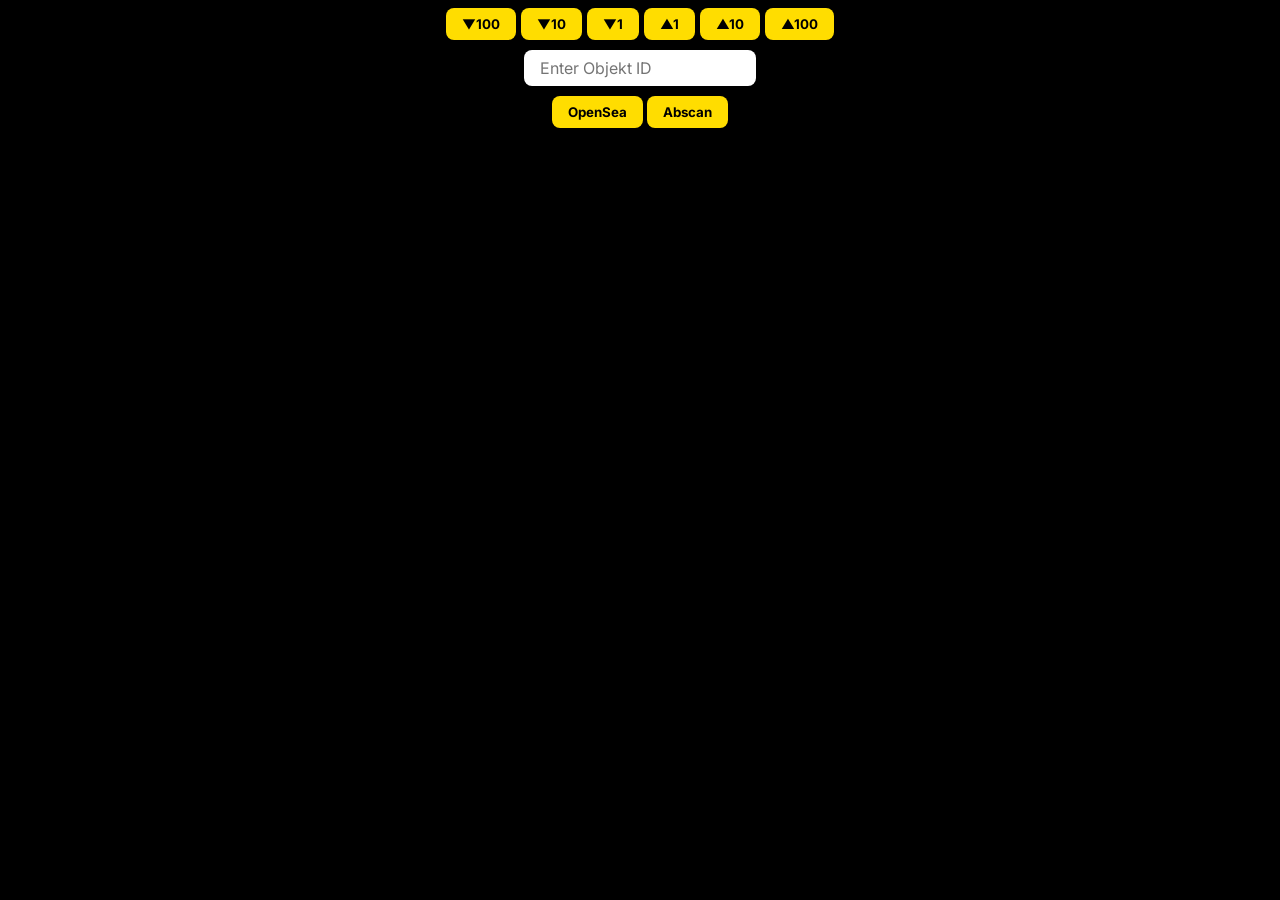
<file: tokenchecker.html>
<!DOCTYPE html>
<html lang="en">
<head>
  <meta charset="UTF-8">
  <meta name="viewport" content="width=device-width, initial-scale=1.0">
  <title>Objekt Viewer</title>
  <link rel="stylesheet" href="tokenchecker.css">
</head>
<body>
  <div class="controls">
  <div class="up-buttons">
    <button id="down100Btn">▼100</button>
    <button id="down10Btn">▼10</button>
    <button id="down1Btn">▼1</button>
    <button id="up1Btn">▲1</button>
    <button id="up10Btn">▲10</button>
    <button id="up100Btn">▲100</button>
  </div>

  <input type="number" id="searchInput" placeholder="Enter Objekt ID" min="1">

  <div class="external-links">
    <button id="openseaBtn" disabled>OpenSea</button>
    <button id="abscanBtn" disabled>Abscan</button>
  </div>
</div>

<div id="result" style="padding: 12px 0px 0px 0px;"></div>
<script src="tokenchecker.js"></script>
</body>
</html>
</file>
<file: style.css>
:root{--bg:#10141b;--side:#0a0d13;--panel:#181d27;--ph:#212837;--row:#1c2230;--line:#2a3243;--text:#e6e9ef;--muted:#8a94a8;--club:#e8327c;--club2:#7c5cff;--good:#39d47e;--warn:#ffb547;--bad:#ff5b6b;--blue:#4aa3ff}
*{box-sizing:border-box}
html,body{margin:0;background:var(--bg);color:var(--text);font-family:"Roboto Condensed",Barlow,system-ui,sans-serif;font-size:14px}
button{font-family:inherit;cursor:pointer;color:inherit}
.hidden{display:none!important}
h1,h2,h3{font-family:"Barlow Condensed","Roboto Condensed",sans-serif;margin:0;letter-spacing:.3px}
a{color:var(--blue)}
/* shell */
.shell{display:flex;min-height:100vh}
.side{width:212px;background:var(--side);border-right:1px solid #1b2130;position:fixed;top:0;bottom:0;left:0;overflow-y:auto;z-index:30;transition:transform .2s}
.side .crest{display:flex;align-items:center;gap:10px;padding:12px;background:linear-gradient(135deg,var(--club),color-mix(in srgb,var(--club) 40%,#000));}
.crest .badge0{width:34px;height:34px;border-radius:8px;background:rgba(255,255,255,.18);display:flex;align-items:center;justify-content:center;font-weight:800;font-size:15px;border:2px solid rgba(255,255,255,.5)}
.crest b{font-size:14px;line-height:1.1;display:block}
.crest small{font-size:11px;opacity:.8}
.nav-sec{padding:10px 12px 4px;font-size:10.5px;letter-spacing:1.2px;color:#5d687d;font-weight:700}
.nav{display:flex;align-items:center;gap:10px;width:100%;background:none;border:0;padding:7px 14px;font-size:13.5px;color:#b6bfce;text-align:left;border-left:3px solid transparent}
.nav:hover{background:#141a25;color:#fff}
.nav.on{background:linear-gradient(90deg,color-mix(in srgb,var(--club) 22%,transparent),transparent);color:#fff;border-left-color:var(--club);font-weight:700}
.nav i{font-style:normal;width:18px;text-align:center;opacity:.9}
.nav .nb{margin-left:auto;background:var(--club);color:#fff;border-radius:9px;font-size:10.5px;padding:0 6px;font-weight:700}
.mainw{flex:1;margin-left:212px;min-width:0}
.topbar{position:sticky;top:0;z-index:20;display:flex;align-items:center;gap:8px;height:54px;padding:0 12px;background:linear-gradient(90deg,color-mix(in srgb,var(--club) 70%,#000),#141a26 70%);border-bottom:1px solid #000;box-shadow:0 2px 8px rgba(0,0,0,.4)}
.ib{background:rgba(255,255,255,.08);border:1px solid rgba(255,255,255,.12);border-radius:6px;height:32px;min-width:32px;display:flex;align-items:center;justify-content:center;font-size:15px}
.ib:hover{background:rgba(255,255,255,.16)}
.ib:disabled{opacity:.35}
.ttl{flex:1;min-width:0}
.ttl .crumb{white-space:nowrap;overflow:hidden;text-overflow:ellipsis;font-size:11px;color:rgba(255,255,255,.65);text-transform:uppercase;letter-spacing:1px}
.ttl h1{font-size:20px;white-space:nowrap;overflow:hidden;text-overflow:ellipsis}
.tmeta{text-align:right;font-size:12px;line-height:1.25;white-space:nowrap}
.tmeta b{font-size:14px}
.cont{background:var(--club);border:0;border-radius:6px;height:38px;padding:0 16px;font-weight:800;font-size:15px;color:#fff;letter-spacing:.5px;box-shadow:0 0 0 1px rgba(255,255,255,.25) inset,0 3px 10px color-mix(in srgb,var(--club) 50%,transparent)}
.cont:active{transform:translateY(1px)}
.burger{display:none}
main{padding:12px;max-width:1280px}
.subtabs{display:flex;gap:0;border-bottom:1px solid var(--line);margin:-12px -12px 12px;padding:0 12px;background:#141923;overflow-x:auto;scrollbar-width:none}
.subtabs::-webkit-scrollbar{display:none}
.subtabs button{background:none;border:0;padding:10px 13px;color:var(--muted);font-weight:700;font-size:13px;border-bottom:3px solid transparent;white-space:nowrap;text-transform:uppercase;letter-spacing:.5px}
.subtabs button.on{color:#fff;border-color:var(--club)}
/* panels */
.grid{display:grid;gap:10px;grid-template-columns:repeat(auto-fit,minmax(310px,1fr))}
.g2{display:grid;gap:10px;grid-template-columns:2fr 1fr}
.panel{background:var(--panel);border:1px solid var(--line);border-radius:6px;margin-bottom:10px;overflow:hidden}
.grid .panel,.g2 .panel{margin-bottom:0}
.ph{background:var(--ph);padding:8px 12px;display:flex;align-items:center;gap:8px;border-bottom:1px solid var(--line)}
.ph h2{font-size:14px;text-transform:uppercase;letter-spacing:.8px;flex:1;color:#d7dce6}
.pb{padding:10px 12px}
.pb.np{padding:0}
.row{display:flex;align-items:center;gap:8px}
.wrap{flex-wrap:wrap}
.f1{flex:1;min-width:0}
.muted{color:var(--muted)}.sm{font-size:12.5px}.xs{font-size:11px}
.good{color:var(--good)}.bad{color:var(--bad)}.warn{color:var(--warn)}
.btn{background:#262e3e;border:1px solid #344055;border-radius:5px;padding:6px 11px;font-weight:700;font-size:13px}
.btn:hover{border-color:var(--club2)}
.btn.pri{background:var(--club2);border-color:var(--club2)}
.btn.club{background:var(--club);border-color:var(--club)}
.btn.dan{color:var(--bad)}
.btn.s{padding:3px 8px;font-size:12px}
.btn:disabled{opacity:.38;cursor:not-allowed}
select,input,textarea{background:#202736;color:var(--text);border:1px solid #344055;border-radius:5px;padding:6px 8px;font-family:inherit;font-size:13px}
input[type=checkbox]{width:17px;height:17px;accent-color:var(--club)}
input[type=color]{padding:0;width:40px;height:32px}
.tw{overflow-x:auto}
table{width:100%;border-collapse:collapse;font-size:13px}
th{text-align:left;color:var(--muted);font-weight:700;font-size:11px;text-transform:uppercase;padding:6px 8px;background:#1d2330;border-bottom:1px solid var(--line);white-space:nowrap;position:sticky;top:0}
td{padding:5px 8px;border-bottom:1px solid #202736;white-space:nowrap}
tbody tr:nth-child(even) td,table.z tr:nth-child(even) td{background:rgba(255,255,255,.015)}
tr.click{cursor:pointer}tr.click:hover td{background:#232b3b!important}
tr.me td{background:color-mix(in srgb,var(--club) 13%,transparent)!important}
.a{display:inline-block;min-width:22px;text-align:center;font-weight:800;border-radius:3px;padding:1px 2px}
.a1{color:#ff6b6b}.a2{color:#ffb547}.a3{color:#c3e46a}.a4{color:#39d47e}
.stars{position:relative;display:inline-block;color:#384257;letter-spacing:1px;font-size:13px;line-height:1}
.stars span{position:absolute;left:0;top:0;overflow:hidden;color:#ffc93c;white-space:nowrap}
.bar{height:6px;background:#262f40;border-radius:3px;overflow:hidden;display:inline-block;vertical-align:middle}
.bar i{display:block;height:100%;border-radius:3px}
.av{border-radius:6px;flex:none;display:block}
.news{padding:8px 0;border-bottom:1px solid #222a38}.news:last-child{border:0}
.pill{display:inline-block;font-size:10.5px;font-weight:800;padding:2px 6px;border-radius:3px;background:#2a3346;color:#b9c3d9;text-transform:uppercase;white-space:nowrap;letter-spacing:.3px}
.pill.p{background:color-mix(in srgb,var(--club) 25%,transparent);color:#ffd0e3}.pill.g{background:rgba(57,212,126,.16);color:var(--good)}.pill.w{background:rgba(255,181,71,.16);color:var(--warn)}.pill.b{background:rgba(124,92,255,.22);color:#c3b5ff}.pill.r{background:rgba(255,91,107,.17);color:var(--bad)}.pill.c{background:rgba(74,163,255,.17);color:#9fd0ff}
.stat{display:flex;justify-content:space-between;align-items:center;gap:10px;padding:4px 0;border-bottom:1px dashed #232b3a}.stat:last-child{border:0}
.kpi{display:grid;grid-template-columns:repeat(auto-fit,minmax(120px,1fr));gap:8px}
.kpi div{background:#1e2533;border:1px solid var(--line);border-radius:5px;padding:8px 10px}
.kpi small{display:block;color:var(--muted);font-size:10.5px;text-transform:uppercase;letter-spacing:.8px}
.kpi b{font-size:19px;font-family:"Barlow Condensed","Roboto Condensed",sans-serif}
.attr{display:grid;grid-template-columns:118px 1fr 28px;gap:8px;align-items:center;padding:3px 0}
.opt{display:flex;align-items:center;gap:10px;padding:7px;border:1px solid var(--line);border-radius:5px;margin:5px 0;cursor:pointer;background:#1c2230}
.opt:hover{border-color:#3d4a63}
.opt.sel{border-color:var(--club);background:color-mix(in srgb,var(--club) 10%,#1c2230)}
.mem{display:flex;gap:8px;flex-wrap:wrap;margin:8px 0}
.mem div{text-align:center;font-size:11.5px;cursor:pointer;width:52px}
.tickbar{position:sticky;bottom:8px;background:#20193a;border:1px solid var(--club2);border-radius:6px;padding:9px;margin-top:8px;z-index:5;box-shadow:0 4px 20px rgba(0,0,0,.5)}
.sch td{text-align:center;font-size:11.5px;min-width:74px;vertical-align:top}
.sch td:first-child{text-align:left;font-weight:700}
.cell{border-radius:3px;padding:3px 4px;display:block;margin:1px 0}
.cell.p{background:color-mix(in srgb,var(--club) 30%,transparent)}.cell.w{background:rgba(255,181,71,.2)}.cell.b{background:rgba(124,92,255,.28)}.cell.g{background:rgba(57,212,126,.18)}.cell.c{background:rgba(74,163,255,.2)}
.mv-up{color:var(--good)}.mv-dn{color:var(--bad)}.mv-new{color:var(--club);font-weight:800;font-size:10.5px}
.profile-hd{display:flex;gap:14px;align-items:center;padding:14px;background:linear-gradient(90deg,color-mix(in srgb,var(--club) 25%,var(--panel)),var(--panel));border:1px solid var(--line);border-radius:6px;margin-bottom:10px}
.profile-hd h1{font-size:26px}
.seg{display:inline-flex;border:1px solid #344055;border-radius:5px;overflow:hidden}
.seg button{background:#202736;border:0;padding:5px 10px;font-size:12px;font-weight:700;color:var(--muted)}
.seg button.on{background:var(--club2);color:#fff}
/* modal, find, toast */
.modal{position:fixed;inset:0;background:rgba(3,5,10,.72);z-index:60;display:flex;align-items:center;justify-content:center;padding:12px}
.mbox{background:var(--panel);border:1px solid var(--line);border-radius:8px;max-width:600px;width:100%;max-height:90vh;overflow:auto;box-shadow:0 20px 60px rgba(0,0,0,.6)}
.mbox .mh{background:var(--ph);padding:10px 14px;border-bottom:1px solid var(--line);position:sticky;top:0;z-index:2}
.mbox .mh h2{font-size:19px}
.mbox .mc{padding:12px 14px}
.mbox label{display:block;margin:10px 0 4px;color:var(--muted);font-size:12px;text-transform:uppercase;letter-spacing:.5px;font-weight:700}
.mbox .mf{display:flex;justify-content:flex-end;gap:8px;padding:10px 14px;border-top:1px solid var(--line);background:#161b24;position:sticky;bottom:0}
.find{position:fixed;inset:0;background:rgba(3,5,10,.6);z-index:70;display:flex;justify-content:center;padding-top:10vh}
.find .fb{width:min(560px,94vw);background:var(--panel);border:1px solid var(--line);border-radius:8px;overflow:hidden;align-self:flex-start}
.find input{width:100%;border:0;border-bottom:1px solid var(--line);border-radius:0;padding:14px;font-size:16px;background:#1d2330}
.find .fr{max-height:55vh;overflow:auto}
.find .fi{display:flex;gap:10px;align-items:center;padding:8px 12px;cursor:pointer;border-bottom:1px solid #222a38}
.find .fi:hover,.find .fi.on{background:#232b3b}
.proc{position:fixed;inset:0;z-index:80;display:flex;align-items:center;justify-content:center;background:rgba(5,8,14,.35);pointer-events:none}
.proc div{background:#141a25;border:1px solid var(--line);border-radius:6px;padding:10px 18px;font-weight:700;display:flex;gap:10px;align-items:center}
.spin{width:16px;height:16px;border:3px solid #333d52;border-top-color:var(--club);border-radius:50%;animation:sp .6s linear infinite}
@keyframes sp{to{transform:rotate(360deg)}}
.toast{position:fixed;bottom:18px;left:50%;transform:translateX(-50%);background:var(--bad);color:#fff;padding:9px 15px;border-radius:6px;z-index:99;font-weight:700;text-align:center;max-width:90vw}
.setup{max-width:500px;margin:30px auto;padding:0 12px}
.setup label{display:block;margin:12px 0 5px;color:var(--muted);font-size:11.5px;text-transform:uppercase;font-weight:700;letter-spacing:.7px}
.setup input,.setup select{width:100%}
.logo{font-family:"Barlow Condensed",sans-serif;font-size:40px;line-height:.95;font-weight:700;background:linear-gradient(90deg,var(--club),var(--club2));-webkit-background-clip:text;background-clip:text;color:transparent}
.scrim{display:none}
@media(max-width:900px){
 .side{transform:translateX(-100%)}
 .side.open{transform:none;box-shadow:0 0 40px rgba(0,0,0,.7)}
 .scrim.open{display:block;position:fixed;inset:0;background:rgba(0,0,0,.5);z-index:25}
 .mainw{margin-left:0}
 .burger{display:flex}
 .hide-m{display:none}
 .g2{grid-template-columns:1fr}
 .ttl h1{font-size:17px}
 .cont{padding:0 11px;font-size:14px}
 main{padding:10px}
 .subtabs{margin:-10px -10px 10px}
 .attr{grid-template-columns:100px 1fr 26px}
}
/* ===== FM-style inbox ===== */
.ibx{display:grid;grid-template-columns:330px 1fr;gap:10px;height:calc(100vh - 54px - 24px);min-height:420px}
.ibl,.ibp{background:var(--panel);border:1px solid var(--line);border-radius:6px;overflow:hidden;display:flex;flex-direction:column;min-height:0}
.ibl .tb{display:flex;gap:6px;padding:8px;border-bottom:1px solid var(--line);background:var(--ph);align-items:center}
.ibl .tb input{flex:1;min-width:0}
.ibl .ls{overflow-y:auto;flex:1}
.ibl .wk{display:flex;align-items:center;justify-content:space-between;padding:8px 12px;background:#1d2330;border-bottom:1px solid var(--line);font-weight:800;font-size:12.5px;cursor:pointer;position:sticky;top:0;z-index:1}
.ibl .wk span{color:var(--muted);font-weight:500}
.mi{padding:9px 12px 9px 14px;border-bottom:1px solid #222a38;cursor:pointer;border-left:3px solid transparent;position:relative}
.mi:hover{background:#1e2533}
.mi.on{background:color-mix(in srgb,var(--club) 22%,#1a1f29);border-left-color:var(--club)}
.mi .fr{display:flex;justify-content:space-between;font-size:11.5px;color:var(--muted)}
.mi .sj{font-size:13.5px;margin-top:2px;line-height:1.25;color:#9aa4b6}
.mi.unread .sj{color:#fff;font-weight:800}
.mi.unread .fr b{color:#d7dce6}
.mi.unread:before{content:"";position:absolute;left:5px;top:14px;width:5px;height:5px;border-radius:3px;background:var(--club)}
.ibp .hd{display:flex;gap:12px;align-items:center;padding:12px 16px;border-bottom:1px solid var(--line);background:var(--ph)}
.ibp .hd .who{font-size:12px;color:var(--muted)}
.ibp .hd .sjt{font-size:17px;font-weight:800;font-family:"Barlow Condensed","Roboto Condensed",sans-serif;letter-spacing:.3px}
.ibp .bd{padding:16px;overflow-y:auto;flex:1;line-height:1.5}
.article{border:1px solid var(--line);border-radius:6px;background:#141922;margin:12px 0;overflow:hidden}
.article .src{display:flex;justify-content:flex-end}
.article .src span{background:var(--club2);color:#fff;font-size:10.5px;font-weight:800;letter-spacing:1px;padding:4px 12px;border-bottom-left-radius:10px}
.article .ac{padding:4px 18px 16px}
.article h3{font-size:21px;margin:2px 0 8px;font-family:"Barlow Condensed","Roboto Condensed",sans-serif}
.att{border:1px solid var(--line);border-radius:6px;background:#161c26;margin-top:12px}
.att .ah{font-size:11px;color:var(--club);font-weight:800;letter-spacing:1px;padding:8px 12px;border-bottom:1px solid var(--line)}
.ibp .ft{display:flex;gap:8px;flex-wrap:wrap;padding:10px 16px;border-top:1px solid var(--line);background:#161b24}
.ibx .back{display:none}
@media(max-width:900px){
 .ibx{grid-template-columns:1fr;height:auto}
 .ibx .ibl .ls{max-height:none}
 .ibx.reading .ibl{display:none}
 .ibx:not(.reading) .ibp{display:none}
 .ibx .back{display:inline-flex}
 .ibp .bd{max-height:none}
}
/* ===== mobile fit fixes ===== */
@media(max-width:900px){
 html,body{overflow-x:hidden}
 td{white-space:normal}
 .tw td,.tw th{white-space:nowrap}
 .grid,.g2{grid-template-columns:minmax(0,1fr)}
 .grid>*,.g2>*,.panel,.pb{min-width:0}
 .stat>*{min-width:0}
 .stat{flex-wrap:wrap}
 .kpi{grid-template-columns:repeat(2,minmax(0,1fr))}
 .seg{flex-wrap:wrap}
 .ph{flex-wrap:wrap}
 .profile-hd{flex-wrap:wrap}
 .profile-hd h1{font-size:22px}
 .mbox{max-height:92vh}
 .opt{flex-wrap:wrap}
}
/* ===== subtabs: wrap on desktop, fade-scroll on mobile ===== */
main{max-width:1640px}
.subtabs{flex-wrap:wrap;row-gap:0}
.subtabs button{padding:10px 12px}
@media(max-width:900px){
 .subtabs{flex-wrap:nowrap;-webkit-mask-image:linear-gradient(90deg,#000 85%,transparent);mask-image:linear-gradient(90deg,#000 85%,transparent);padding-right:28px}
}
</file>
<file: tokenchecker.css>
@import url('https://fonts.googleapis.com/css2?family=Inter:ital,opsz,wght@0,14..32,100..900;1,14..32,100..900&display=swap');

@import url('https://fonts.googleapis.com/css2?family=Doto:wght@100..900&family=Inter:ital,opsz,wght@0,14..32,100..900;1,14..32,100..900&display=swap');

@font-face {
  font-family: DotMatrix;
  src: url(DotMatrixNormal.ttf) format('truetype');
}

@font-face {
  font-family: HelveticaNeue;
  src: url(HelveticaNeue.otf) format('truetype');
}

body {
    background: #000;
    color: #fff;
    display: flex;
    flex-direction: column;
    align-items: center;
    font-family: "Inter", sans-serif;
}

h1 {
    color: #ffdd00;
    text-shadow: 0 0 10px #FFBB33;
    text-align: center;
}

.search-box {
    margin: 1rem;
}

input {
    padding: 0.5rem 1rem;
    border-radius: 8px;
    border: none;
    outline: none;
    font-size: 1rem;
    width: 200px;
    font-family: "Inter", sans-serif;
}

button {
    padding: 0.5rem 1rem;
    border: none;
    border-radius: 8px;
    background: #ffdd00;
    color: #000;
    cursor: pointer;
    font-weight: bold;
    font-family: "Inter", sans-serif;
}

.card-container {
    perspective: 1000px;
}

.card {
    width: 320.1px;
    height: 495px;
    position: relative;
    transform-style: preserve-3d;
    transition: transform 0.8s;
}

.card.flipped {
    transform: rotateY(180deg);
}

.card-face {
    position: absolute;
    width: 100%;
    height: 100%;
    backface-visibility: hidden;
    border-radius: 22px;
    overflow: hidden;
}

.card-face img {
    width: 100%;
    height: 100%;
    object-fit: cover;
}

.card-face.back {
    transform: rotateY(180deg);
}

.overlay {
    position: absolute;
    top: 0;
    left: 0;
    width: 100%;
    height: 100%;
    background: rgba(0,0,0,0.7);
    display: flex;
    align-items: center;
    justify-content: center;
    font-size: 5rem;
    color: red;
}

/* Vertical border strip */
.overlay-border {
  position: absolute;
  top: 29px;
  right: 0;
  height: 87%;
  width: 27px; /* adjust thickness */
  display: flex;
  flex-direction: column;
  justify-content: space-between;
  align-items: center;
  padding: 6px 6px 2px 0px;
  writing-mode: vertical-rl;
  text-orientation: mixed;
}

/* Right edge for front */
.overlay-border.right {
  right: 0px;
  border-radius: 12px 0px 0px 12px;
}

/* Left edge for back */
.overlay-border.left {
  right: 31px;
  border-radius: 12px 0 0 12px;
}

/* Special border variants */
.overlay-border.scoborder {
  background: url("scoborder.png") no-repeat center / cover;
  position: absolute;
  top: 0;
  right: 0;
  height: 100%;
  width: 100%; /* adjust thickness */
  display: flex;
  flex-direction: column;
  justify-content: space-between;
  align-items: center;
  padding: 6px 6px 2px 0px;
  writing-mode: vertical-rl;
  text-orientation: mixed;

  /* makes PNG follow border radius */
  background-clip: padding-box;
  overflow: hidden;
}

.overlay-border.scoborder .member {
  position: absolute;
  font-family: 'Inter', sans-serif;
  font-size: 16px;
  font-weight: 700;
  text-indent: -210px;
  padding: 1px;
}

.overlay-border.scoborder .group {
  position: absolute;
  font-family: 'HelveticaNeue', sans-serif;
  font-size: 16px;
  font-weight: 600;
  margin-top: 375px;
  padding: 1px;
}

.overlay-border.ucoborder {
  background: url("ucoborder.png") no-repeat center / cover;

  position: absolute;
  top: 0;
  right: 0;
  height: 100%;
  width: 100%; /* adjust thickness */
  display: flex;
  flex-direction: column;
  justify-content: space-between;
  align-items: center;
  padding: 6px 6px 2px 0px;
  writing-mode: vertical-rl;
  text-orientation: mixed;

  /* makes PNG follow border radius */
  background-clip: padding-box;
  overflow: hidden;
}

.overlay-border.ucoborder .member {
  position: absolute;
  font-family: 'HelveticaNeue', sans-serif;
  font-size: 16px;
  font-weight: 700;
  text-indent: -209px;
  padding: 2px;
}

.overlay-border.ucoborder .group {
  position: absolute;
  font-family: 'HelveticaNeue', sans-serif;
  font-size: 16px;
  font-weight: 600;
  margin-top: 375px;
  padding: 1px;
}

.overlay-border.omaborder {
  background: url("omaborder.png") no-repeat center / cover;

  position: absolute;
  top: 0;
  right: 0;
  height: 100%;
  width: 100%; /* adjust thickness */
  display: flex;
  flex-direction: column;
  justify-content: space-between;
  align-items: center;
  padding: 6px 6px 2px 0px;
  writing-mode: vertical-rl;
  text-orientation: mixed;

  /* makes PNG follow border radius */
  background-clip: padding-box;
  overflow: hidden;
}

.overlay-border.omaborder .member {
  position: absolute;
  font-family: 'Inter', sans-serif;
  font-size: 16px;
  font-weight: 700;
  text-indent: -210px;
  padding: 1px;
}

.overlay-border.omaborder .group {
  position: absolute;
  font-family: 'HelveticaNeue', sans-serif;
  font-size: 16px;
  font-weight: 600;
  margin-top: 375px;
  padding: 1px;
}

.card-face .qr-overlay {
  position: absolute;
  top: 100px;   /* adjust positioning */
  right: 77px;
  width:28%;
  object-fit: contain; /* makes sure it doesn’t distort */
}

/* Font handling */
.collection-no {
  font-family: 'Inter', sans-serif;
  font-weight: 600;
  margin-bottom: 4px;
  font-size: 16px;
}

.objekt-no {
  font-family: 'DotMatrix';
  font-size: 16px;
  letter-spacing: 0px;
  font-weight: 600;
}

.member {
  position: absolute;
  font-family: 'Inter', sans-serif;
  font-size: 16px;
  font-weight: 700;
  text-indent: -207px;
}

.group {
  position: absolute;
  font-family: 'HelveticaNeue', sans-serif;
  font-size: 16px;
  font-weight: 600;
  margin-top: 370px;
  padding: 1px;
}

.group.idntt {
  mask: url("idnttlogo.svg") no-repeat center / contain;
  -webkit-mask: url("idnttlogo.svg") no-repeat center / contain;

  background-color: var(--logo-color);

  width: 36px;
  height: 12px;
  font-size: 0;
  margin-right: -8px;
  rotate: 90deg;
  display: block;
}

.info-boxes {
    margin-top: 1rem;
    display: flex;
    justify-content: space-between;
    width: 291px;
}

.box {
    background: rgba(255,255,255,0.1);
    padding: 0.5rem;
    border-radius: 8px;
    flex: 1;
    margin: 0 0.25rem;
    text-align: center;
}

.status {
    display: inline-block;
    width: 97%;
    padding: 0 0.25rem;
    border-radius: 4px;
    font-size: 0.8rem;
    font-weight: bold;
}

.status.minted {
    color: lime;
    border: 1px solid lime;
    text-align: center;
}

.status.not-minted {
    color: red;
    border: 1px solid red;
    text-align: center;
}

.ObjStatus {
    color: #B09EF8;
}

.controls {
  display: flex;
  flex-direction: column;
  align-items: center;
  justify-content: center; /* centers everything vertically if parent has height */
  gap: 10px;
}

.up-buttons,
.down-buttons {
  display: flex;
  gap: 5px;

}
</file>
